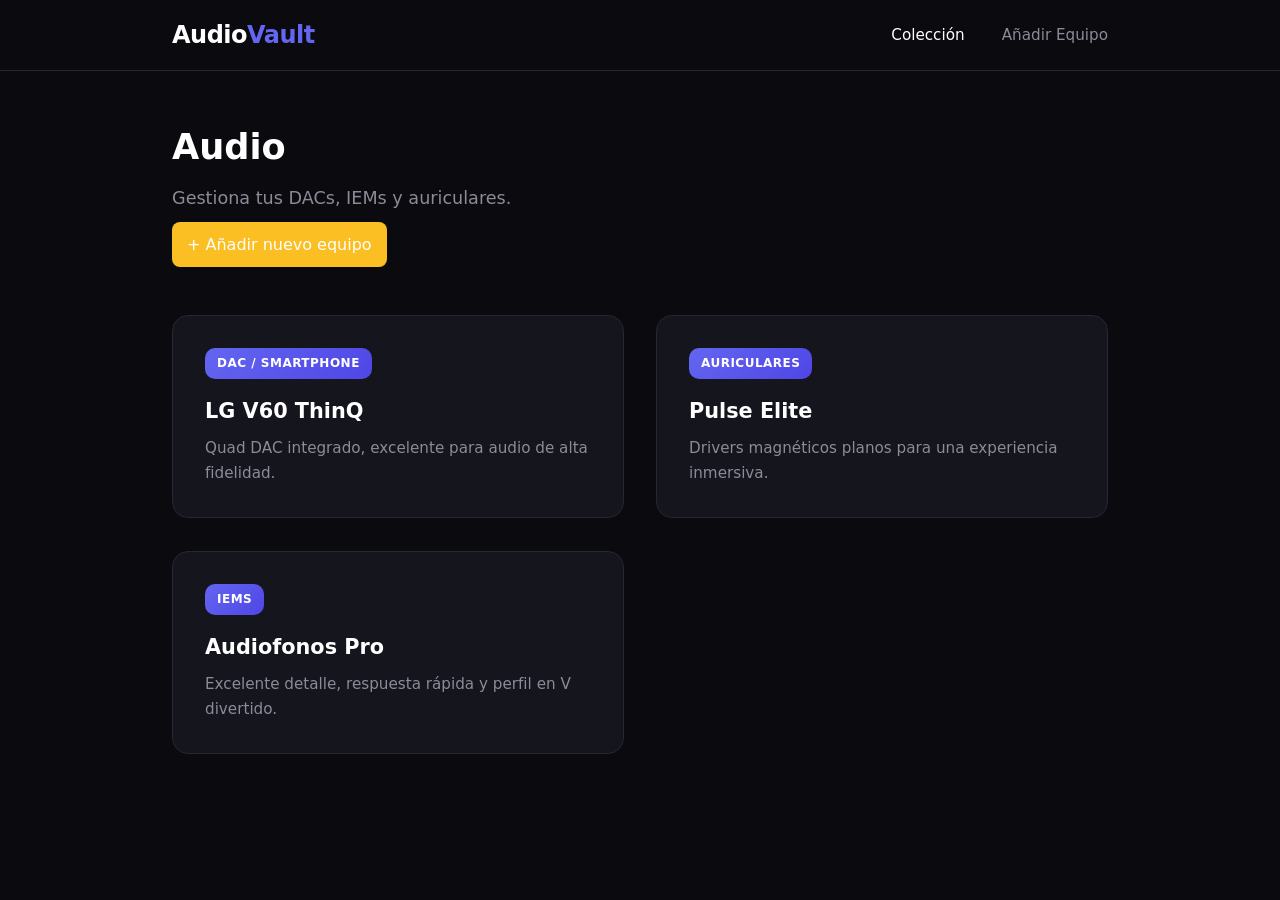
<file: index.html>
<!DOCTYPE html>
<html lang="es">
  <head>
    <meta charset="UTF-8" />
    <meta name="viewport" content="width=device-width, initial-scale=1.0" />
    <title>El Inventario | Dashboard</title>
    <link rel="stylesheet" href="styles.css" />
    <link rel="stylesheet" href="animations.css" />
  </head>

  <body class="fade-in">
    <nav class="navbar slide-down">
      <div class="nav-container">
        <h1 class="logo">Audio<span>Vault</span></h1>
        <div class="nav-links">
          <a href="index.html" class="active">Colección</a>
          <a href="agregar.html">Añadir Equipo</a>
        </div>
      </div>
    </nav>

    <main class="container">
      <header class="page-header slide-up-stagger-1">
        <h2>Audio</h2>
        <p>Gestiona tus DACs, IEMs y auriculares.</p>
        <a href="agregar.html" class="btn-add">+ Añadir nuevo equipo</a>
      </header>

      <!-- GRID DINÁMICO -->
      <div class="grid" id="grid">
        

        <article class="card slide-up-stagger-2 hover-scale">
          <div class="card-content">
            <span class="tag">DAC / Smartphone</span>
            <h3>LG V60 ThinQ</h3>
            <p>Quad DAC integrado, excelente para audio de alta fidelidad.</p>
          </div>
        </article>

        <article class="card slide-up-stagger-3 hover-scale">
          <div class="card-content">
            <span class="tag">Auriculares</span>
            <h3>Pulse Elite</h3>
            <p>Drivers magnéticos planos para una experiencia inmersiva.</p>
          </div>
        </article>

        <article class="card slide-up-stagger-4 hover-scale">
          <div class="card-content">
            <span class="tag">IEMs</span>
            <h3>Audiofonos Pro</h3>
            <p>Excelente detalle, respuesta rápida y perfil en V divertido.</p>
          </div>
        </article>
      </div>
    </main>

    <!-- JS SIEMPRE AL FINAL -->
    <script src="main.js"></script>
  </body>
</html>
</file>
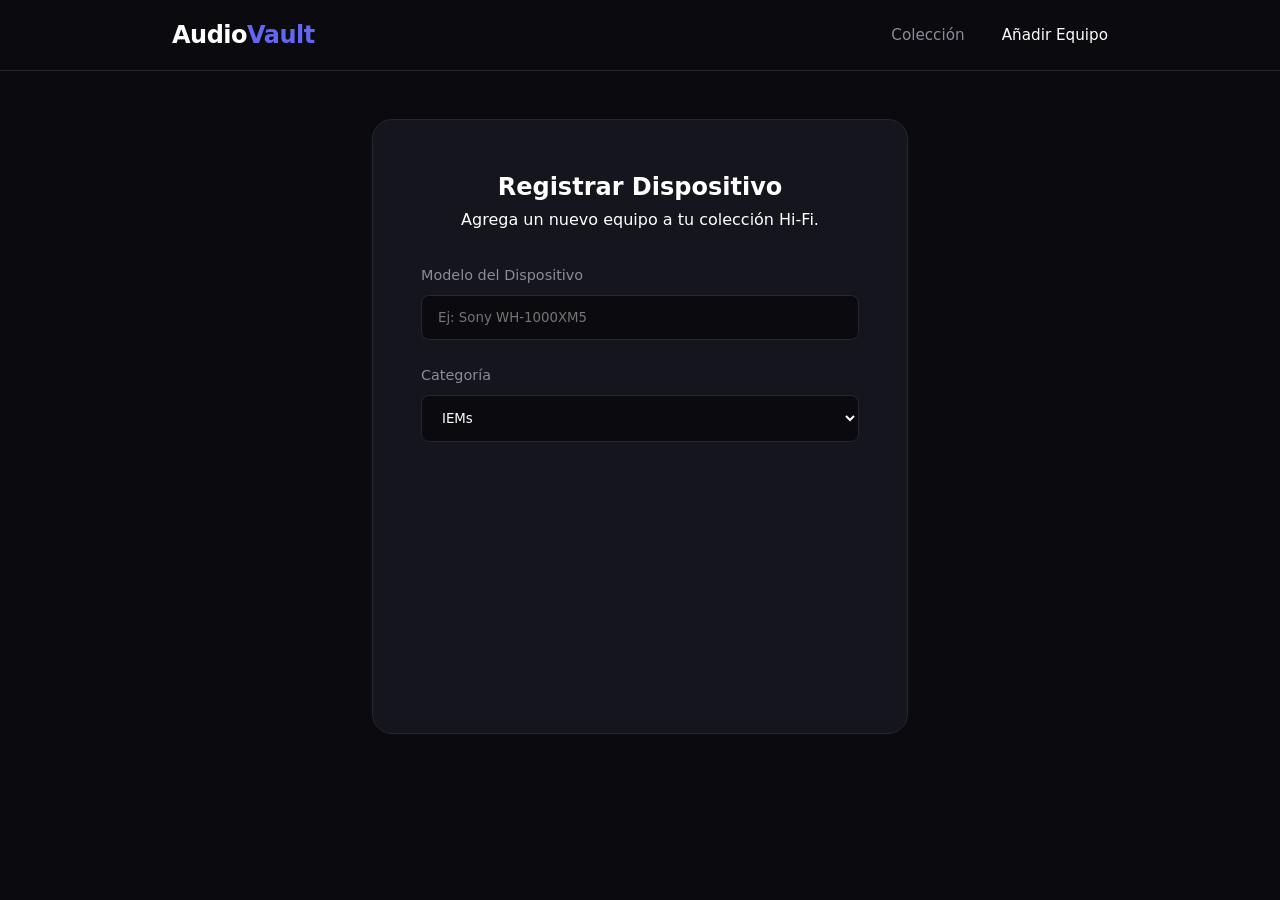
<file: agregar.html>
<!DOCTYPE html>
<html lang="es">
  <head>
    <meta charset="UTF-8" />
    <meta name="viewport" content="width=device-width, initial-scale=1.0" />
    <title>Añadir Equipo | AudioVault</title>
    <link rel="stylesheet" href="styles.css" />
    <link rel="stylesheet" href="animations.css" />
  </head>

  <body class="fade-in">
    <nav class="navbar slide-down">
      <div class="nav-container">
        <h1 class="logo">Audio<span>Vault</span></h1>
        <div class="nav-links">
          <a href="index.html">Colección</a>
          <a href="agregar.html" class="active">Añadir Equipo</a>
        </div>
      </div>
    </nav>

    <main class="container form-container">
      <div class="form-card slide-up-stagger-1">
        <header class="form-header slide-up-stagger-2">
          <h2>Registrar Dispositivo</h2>
          <p>Agrega un nuevo equipo a tu colección Hi-Fi.</p>
        </header>

        <form class="styled-form slide-up-stagger-3">
          <div class="input-group slide-up-stagger-4">
            <label for="nombre">Modelo del Dispositivo</label>
            <input
              type="text"
              id="nombre"
              placeholder="Ej: Sony WH-1000XM5"
              required
            />
          </div>

          <div class="input-group slide-up-stagger-5">
            <label for="categoria">Categoría</label>
            <select id="categoria" required>
              <option value="iem">IEMs</option>
              <option value="dac">DAC / Amplificador</option>
              <option value="headphone">Auriculares</option>
              <option value="speaker">Altavoces</option>
            </select>
          </div>

          <div class="input-group slide-up-stagger-6">
            <label for="specs">Especificaciones Técnicas</label>
            <textarea
              id="specs"
              rows="4"
              placeholder="Impedancia, sensibilidad, códecs..."
              required
            ></textarea>
          </div>

          <button
            type="submit"
            class="btn-primary hover-pulse slide-up-stagger-7"
          >
            Guardar en Bóveda
          </button>
        </form>
      </div>
    </main>

    <!-- JS SIEMPRE AL FINAL -->
    <script src="main.js"></script>
  </body>
</html>
</file>
<file: styles.css>
:root {
    --bg-main: #0a0a0f;
    --bg-card: #15151e;
    --bg-nav: rgba(10, 10, 15, 0.8);
    --text-primary: #ffffff;
    --text-secondary: #8b8b99;
    --accent: #6366f1;
    --accent-hover: #4f46e5;
    --border: #272732;
    --font-main: 'Segoe UI', system-ui, -apple-system, sans-serif;
}

* { margin: 0; padding: 0; box-sizing: border-box; }

body {
    background-color: var(--bg-main);
    color: var(--text-primary);
    font-family: var(--font-main);
    line-height: 1.6;
    min-height: 100vh;
}

/* Navegación Glassmorphism */
.navbar {
    background: var(--bg-nav);
    backdrop-filter: blur(12px);
    -webkit-backdrop-filter: blur(12px);
    border-bottom: 1px solid var(--border);
    position: sticky;
    top: 0;
    z-index: 100;
}

.nav-container {
    max-width: 1000px;
    margin: 0 auto;
    padding: 1rem 2rem;
    display: flex;
    justify-content: space-between;
    align-items: center;
}

.logo { font-size: 1.5rem; font-weight: 800; letter-spacing: -0.5px;}
.logo span { color: var(--accent); }

.nav-links a {
    color: var(--text-secondary);
    text-decoration: none;
    margin-left: 2rem;
    font-weight: 500;
    font-size: 0.95rem;
}
.nav-links a.active, .nav-links a:hover { color: var(--text-primary); }

/* Layout y Contenedores */
.container {
    max-width: 1000px;
    margin: 3rem auto;
    padding: 0 2rem;
}

.form-container {
    max-width: 600px;
}

.page-header { margin-bottom: 3rem; }
.page-header h2 { font-size: 2.2rem; margin-bottom: 0.5rem; }
.page-header p { color: var(--text-secondary); font-size: 1.1rem; }

/* Grid de Tarjetas */
.grid {
    display: grid;
    grid-template-columns: repeat(auto-fill, minmax(300px, 1fr));
    gap: 2rem;
}

.card {
    background-color: var(--bg-card);
    border: 1px solid var(--border);
    border-radius: 16px;
    overflow: hidden;
}

.card-content { padding: 2rem; }
.card h3 { margin: 1rem 0 0.5rem 0; font-size: 1.3rem; }
.card p { color: var(--text-secondary); font-size: 0.95rem; }

/* Etiquetas (Tags) */
.tag {
    display: inline-block;
    padding: 0.25rem 0.75rem;
    border-radius: 20px;
    font-size: 0.8rem;
    font-weight: 600;
    text-transform: uppercase;
    letter-spacing: 0.5px;
}
.tag-dac { background: rgba(99, 102, 241, 0.1); color: #818cf8; }
.tag-wireless { background: rgba(16, 185, 129, 0.1); color: #34d399; }
.tag-iem { background: rgba(245, 158, 11, 0.1); color: #fbbf24; }

/* Formularios */
.form-card {
    background-color: var(--bg-card);
    padding: 3rem;
    border-radius: 20px;
    border: 1px solid var(--border);
}

.form-header { margin-bottom: 2rem; text-align: center; }

.input-group { margin-bottom: 1.5rem; }
.input-group label {
    display: block; margin-bottom: 0.5rem; color: var(--text-secondary); font-size: 0.9rem;
}

.styled-form input, .styled-form select, .styled-form textarea {
    width: 100%;
    padding: 0.875rem 1rem;
    background-color: var(--bg-main);
    border: 1px solid var(--border);
    border-radius: 8px;
    color: var(--text-primary);
    font-family: inherit;
    outline: none;
}

.styled-form input:focus, .styled-form select:focus, .styled-form textarea:focus {
    border-color: var(--accent);
    box-shadow: 0 0 0 3px rgba(99, 102, 241, 0.1);
}

.btn-primary {
    width: 100%;
    background-color: var(--accent);
    color: white;
    border: none;
    padding: 1rem;
    border-radius: 8px;
    font-size: 1rem;
    font-weight: 600;
    cursor: pointer;
    margin-top: 1rem;
}

.btn-add {
  display: inline-block;
  margin-top: 10px;
  padding: 10px 15px;
  background: #fbbf24;
  color: #fff;
  text-decoration: none;
  border-radius: 8px;
  transition: 0.3s;
}

.btn-add:hover {
  background: #333;
}
</file>
<file: animations.css>
/* =========================================
   🎬 ENTRADA PRO (WOW EFFECT)
   ========================================= */

.fade-in {
  animation: fadeZoom 0.8s ease forwards;
}

@keyframes fadeZoom {
  from {
    opacity: 0;
    transform: scale(0.96);
    filter: blur(8px);
  }
  to {
    opacity: 1;
    transform: scale(1);
    filter: blur(0);
  }
}

/* =========================================
     🚀 ELEMENTOS (APARICIÓN PRO)
     ========================================= */

[class*="slide-up-stagger"],
.slide-down {
  opacity: 0;
  transform: translateY(60px) scale(0.95);
  filter: blur(10px);
}

/* CUANDO APARECEN */
.show {
  opacity: 1;
  transform: translateY(0) scale(1);
  filter: blur(0);
  transition: all 0.7s cubic-bezier(0.16, 1, 0.3, 1);
}

/* =========================================
     🎯 TARJETAS PRO (HOVER)
     ========================================= */

.card {
  transition: all 0.4s ease;
  border-radius: 16px;
  backdrop-filter: blur(10px);
}

.hover-scale:hover {
  transform: translateY(-12px) scale(1.04);
  box-shadow: 0 20px 40px rgba(0, 0, 0, 0.4);
}

/* Glow suave */
.card:hover {
  box-shadow: 0 0 25px rgba(99, 102, 241, 0.3);
}

/* =========================================
     🔘 BOTÓN PRO
     ========================================= */

.btn-primary {
  transition: all 0.3s ease;
}

.btn-primary:hover {
  transform: scale(1.05);
  box-shadow: 0 0 20px rgba(99, 102, 241, 0.5);
}

.btn-primary:active {
  transform: scale(0.96);
}

/* =========================================
     ✨ INPUTS PRO
     ========================================= */

.styled-form input,
.styled-form select,
.styled-form textarea {
  transition: all 0.3s ease;
}

.styled-form input:focus,
.styled-form select:focus,
.styled-form textarea:focus {
  transform: scale(1.03);
  box-shadow: 0 0 10px rgba(99, 102, 241, 0.5);
}

/* =========================================
     🔗 NAV PRO
     ========================================= */

.nav-links a {
  transition: all 0.3s ease;
  position: relative;
}

.nav-links a::after {
  content: "";
  position: absolute;
  width: 0%;
  height: 2px;
  bottom: -3px;
  left: 0;
  background: #6366f1;
  transition: width 0.3s;
}

.nav-links a:hover::after {
  width: 100%;
}

/* =========================================
     ✨ TAGS
     ========================================= */

.tag {
  background: linear-gradient(135deg, #6366f1, #4f46e5);
  color: white;
  padding: 6px 12px;
  border-radius: 10px;
  font-size: 12px;
}
</file>
